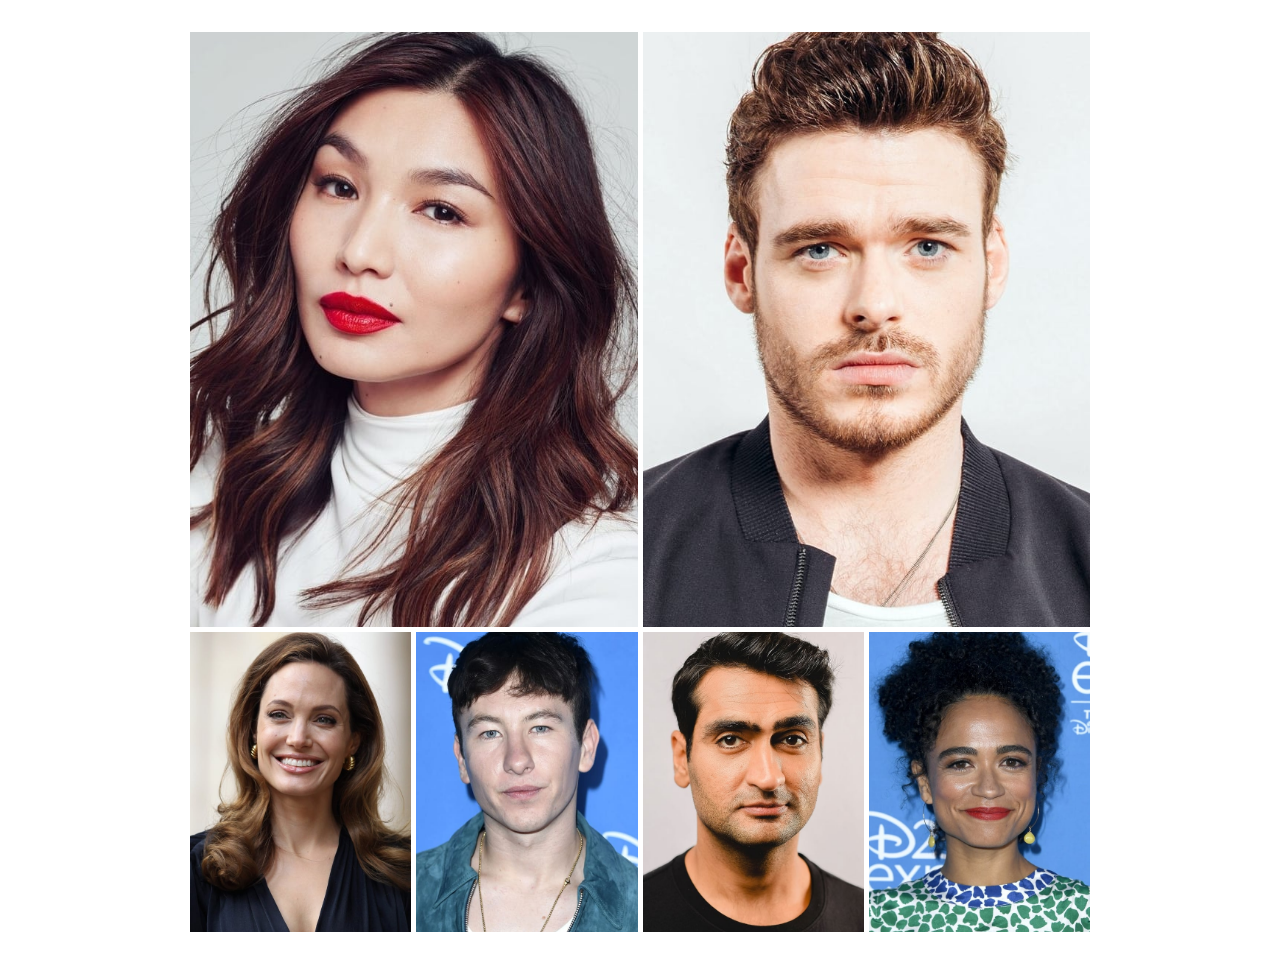
<file: actorsGallery.html>
<!DOCTYPE html>
<html lang="en">
<head>
    <meta charset="UTF-8">
    <meta http-equiv="X-UA-Compatible" content="IE=edge">
    <meta name="viewport" content="width=device-width, initial-scale=1.0">
    <link rel="stylesheet" href="css/gallery.css">
    <title>Eternals Actors Gallery</title>
</head>
<body>

    <div class="container">
         
        <div class="gemma">
            <div class="img">
                <img src="images/gemma.jpg" alt="">
            </div>
        </div>

        <div class="angelina">
            <div class="img">
                <img src="images/angelina.jpg" alt="">
            </div>
        </div>

        <div class="barry">
            <div class="img">
                <img src="images/barry.jpg" alt="">
            </div>
        </div>

        <div class="kumail">
            <div class="img">
                <img src="images/kumail.jpg" alt="">
            </div>
        </div>

        <div class="richard">
            <div class="img">
                <img src="images/richard.jpg" alt="">
            </div>
        </div>

        <div class="lauren">
            <div class="img">
                <img src="images/lauren.jpg" alt="">
            </div>
        </div>

    </div>
    
</body>
</html>
</file>
<file: css/gallery.css>
* {
    margin: 0;
    padding: 0;
    box-sizing: border-box;
    /*border: 1px solid red;*/
}

.container {
    width: 900px;
    height: 900px;
    margin: 2rem auto;
    display: grid;
    grid-template-columns: repeat(4, 1fr);
    grid-template-rows: 595px 300px;
    gap: 5px;
}

.container > div {
    width: 100%;
    height: 100%;
}

.img {
    width: 100%;
    height: 100%;
}

.img img {
    width: 100%;
    height: 100%;
    object-fit: cover;
}

.gemma {
    grid-column: 1/3;
    grid-row: 1/2;
}

.richard {
    grid-column: 3/5;
    grid-row: 1/2;
}

@media (max-width: 568px) {
    body {
        background-color: #000;
    }

    .container {
        width: auto;
        grid-template-columns: repeat(1, auto);
        grid-template-rows: repeat(6, 1fr);
        grid-template-areas: 
        "gemma"
        "richard"
        "angelina"
        "barry"
        "kumail"
        "lauren"
        ;
    }

    .gemma {
        grid-area: gemma;
    }

    .richard {
        grid-area: richard;
    }

    .angelina {
        grid-area: angelina;
    }

    .barry {
        grid-area: barry;
    }

    .kumail {
        grid-area: kumail;
    }

    .lauren {
        grid-area: lauren;
    }
}
</file>
